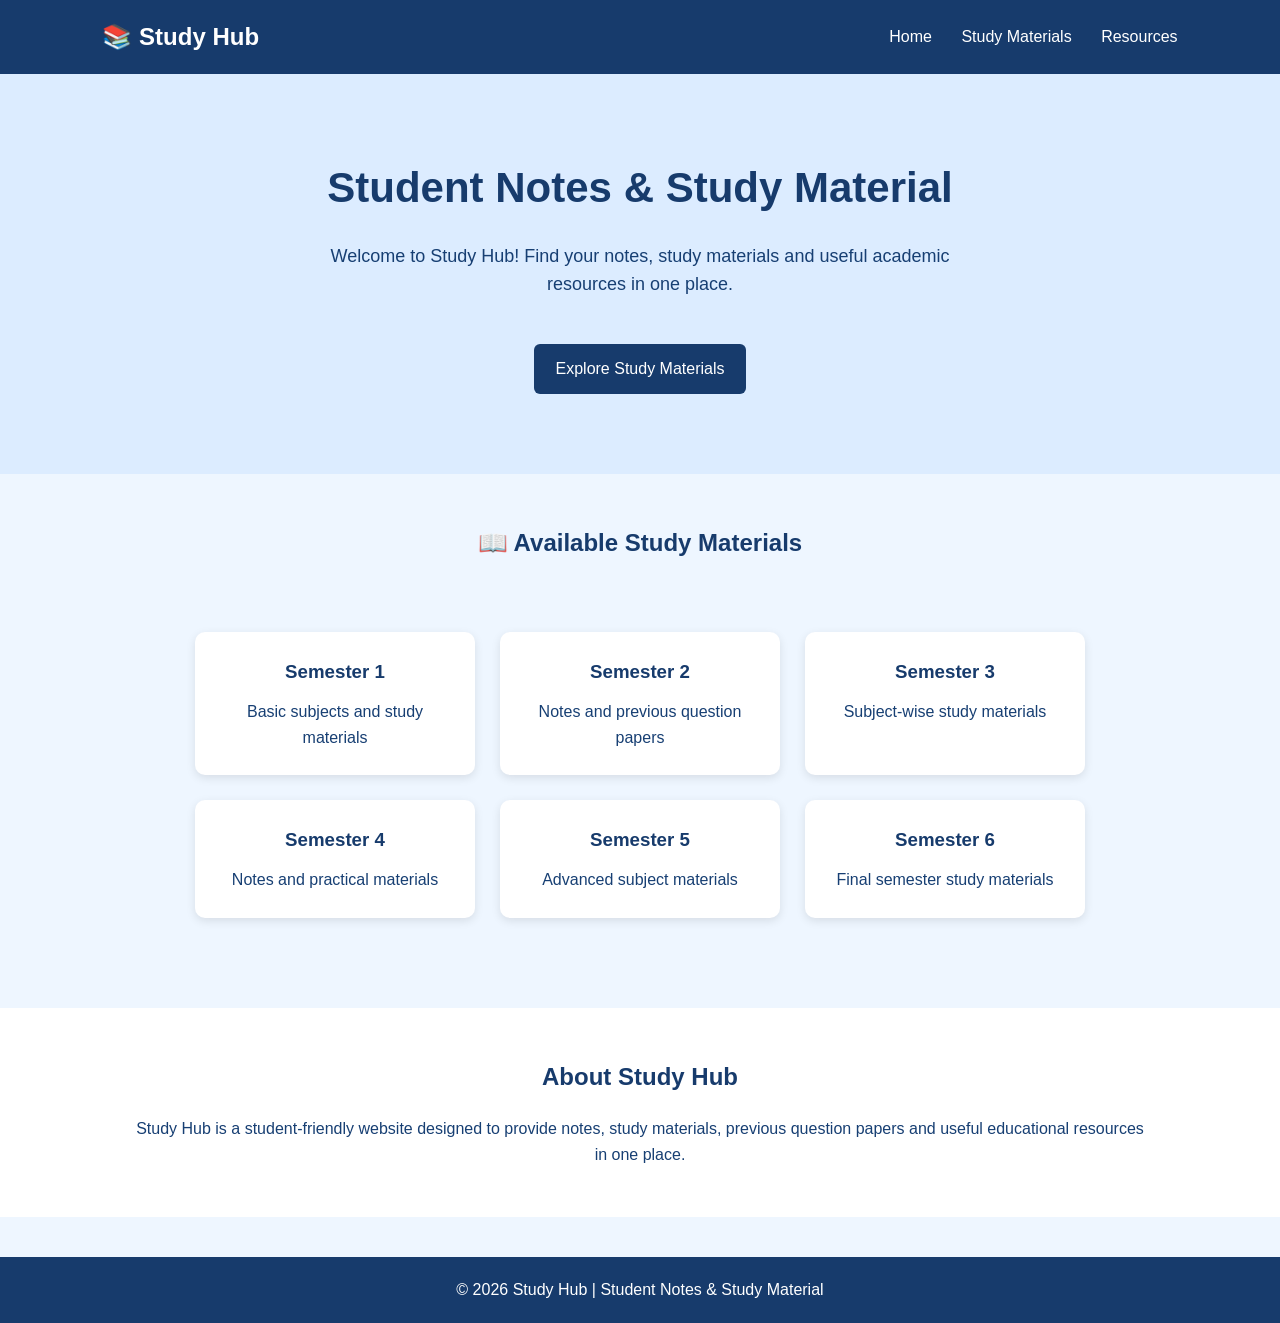
<file: index.html>
<!DOCTYPE html>
<html>
<head>
    <title>Study Hub - Student Notes</title>
    <link rel="stylesheet" href="style.css">
</head>

<body>

    <!-- Navigation Bar -->
    <nav>
        <div class="logo">📚 Study Hub</div>

        <div class="nav-links">
            <a href="index.html">Home</a>
            <a href="notes.html">Study Materials</a>
            <a href="resources.html">Resources</a>
        </div>
    </nav>

    <!-- Home Section -->
    <section class="hero">

        <h1>Student Notes & Study Material</h1>

        <p>
            Welcome to Study Hub! Find your notes,
            study materials and useful academic resources
            in one place.
        </p>

        <a href="notes.html" class="button">
            Explore Study Materials
        </a>

    </section>

    <!-- Semester Section -->
    <section class="section">

        <h2>📖 Available Study Materials</h2>

        <div class="cards">

            <div class="card">
                <h3>Semester 1</h3>
                <p>Basic subjects and study materials</p>
            </div>

            <div class="card">
                <h3>Semester 2</h3>
                <p>Notes and previous question papers</p>
            </div>

            <div class="card">
                <h3>Semester 3</h3>
                <p>Subject-wise study materials</p>
            </div>

            <div class="card">
                <h3>Semester 4</h3>
                <p>Notes and practical materials</p>
            </div>

            <div class="card">
                <h3>Semester 5</h3>
                <p>Advanced subject materials</p>
            </div>

            <div class="card">
                <h3>Semester 6</h3>
                <p>Final semester study materials</p>
            </div>

        </div>

    </section>

    <!-- About -->
    <section class="about">

        <h2>About Study Hub</h2>

        <p>
            Study Hub is a student-friendly website designed
            to provide notes, study materials, previous question
            papers and useful educational resources in one place.
        </p>

    </section>

    <!-- Footer -->
    <footer>
        <p>© 2026 Study Hub | Student Notes & Study Material</p>
    </footer>

</body>
</html>
</file>
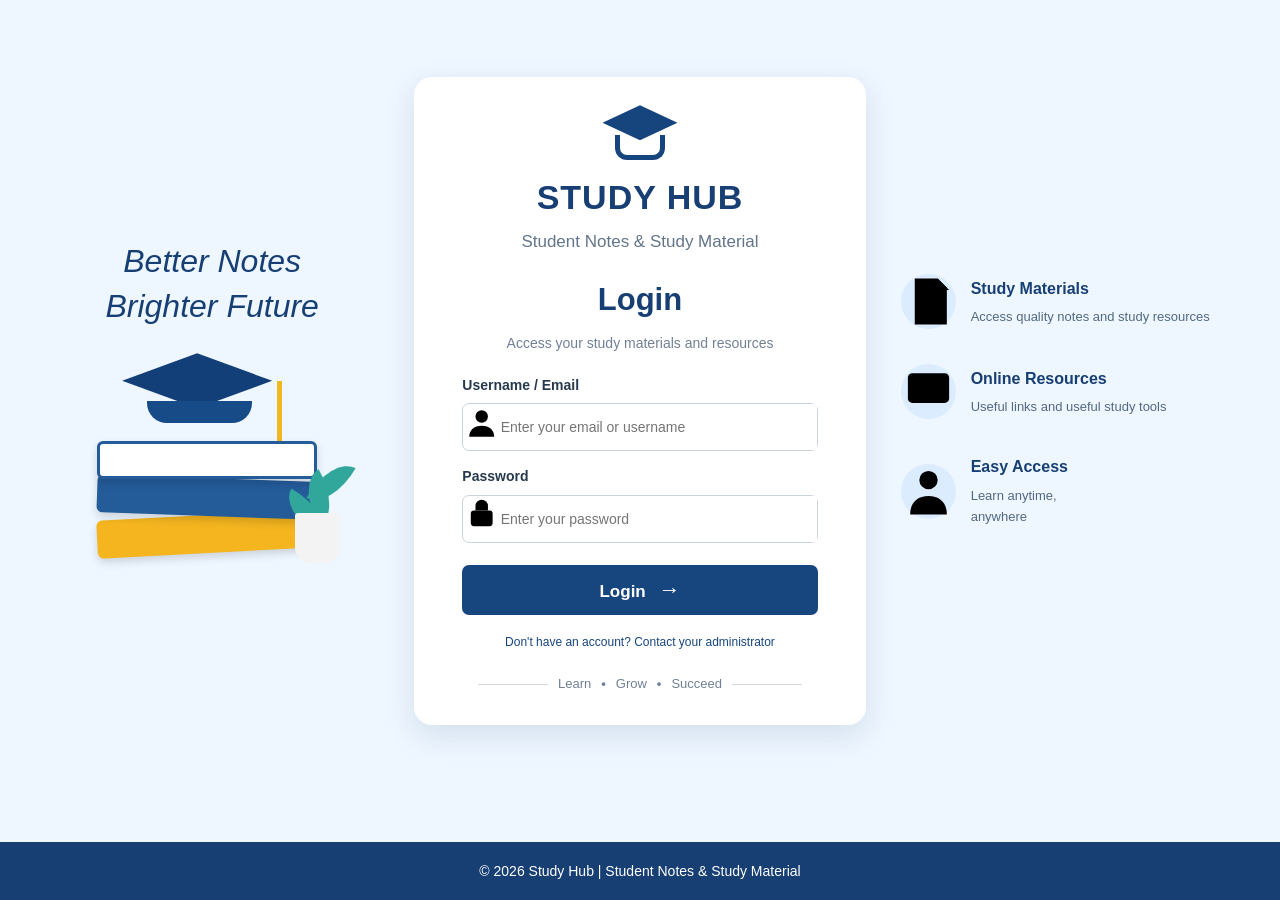
<file: alogin.html>
<!DOCTYPE html>
<html lang="en">

<head>
    <meta charset="UTF-8">
    <meta name="viewport" content="width=device-width, initial-scale=1.0">

    <title>Study Hub - Login</title>

    <link rel="stylesheet" href="style.css">
</head>

<body class="login-page">

    <main class="login-wrapper">

        <!-- LEFT SIDE -->
        <section class="login-left">

            <div class="tagline">
                Better Notes<br>
                Brighter Future
            </div>

            <!-- Books Illustration -->
            <div class="book-illustration">

                <div class="graduation-cap">
                    <div class="cap-top"></div>
                    <div class="cap-base"></div>
                    <div class="tassel"></div>
                </div>

                <div class="book book-1"></div>
                <div class="book book-2"></div>
                <div class="book book-3"></div>

                <div class="plant">
                    <div class="leaf leaf-1"></div>
                    <div class="leaf leaf-2"></div>
                    <div class="leaf leaf-3"></div>
                    <div class="pot"></div>
                </div>

            </div>

        </section>


        <!-- CENTER LOGIN CARD -->
        <section class="login-card">

            <!-- Study Hub Logo -->
            <div class="study-logo">

                <div class="logo-cap">
                    <div class="logo-cap-top"></div>
                    <div class="logo-book"></div>
                </div>

            </div>

            <h1>STUDY HUB</h1>

            <p class="subtitle">
                Student Notes &amp; Study Material
            </p>


            <h2>Login</h2>

            <p class="login-description">
                Access your study materials and resources
            </p>


            <form onsubmit="loginUser(event)">

                <!-- EMAIL -->
                <label for="username">
                    Username / Email
                </label>

                <div class="input-container">

                    <span class="input-icon">

                        <svg viewBox="0 0 24 24">
                            <circle cx="12" cy="8" r="4"></circle>
                            <path d="M4 21c0-4 3-7 8-7s8 3 8 7"></path>
                        </svg>

                    </span>

                    <input
                        type="text"
                        id="username"
                        placeholder="Enter your email or username"
                        required
                    >

                </div>


                <!-- PASSWORD -->
                <label for="password">
                    Password
                </label>

                <div class="input-container">

                    <span class="input-icon">

                        <svg viewBox="0 0 24 24">
                            <rect x="5" y="10" width="14" height="10" rx="2"></rect>
                            <path d="M8 10V7a4 4 0 0 1 8 0v3"></path>
                        </svg>

                    </span>

                    <input
                        type="password"
                        id="password"
                        placeholder="Enter your password"
                        required
                    >

                </div>


                <!-- LOGIN BUTTON -->
                <button type="submit" class="login-button">

                    <span>Login</span>

                    <span class="arrow">→</span>

                </button>

            </form>


            <p class="contact-text">
                Don't have an account?
                Contact your administrator
            </p>


            <div class="bottom-text">

                <span></span>

                Learn
                <b>•</b>
                Grow
                <b>•</b>
                Succeed

                <span></span>

            </div>

        </section>


        <!-- RIGHT SIDE -->
        <section class="login-right">


            <!-- Study Materials -->
            <div class="feature">

                <div class="feature-icon">

                    <svg viewBox="0 0 24 24">
                        <path d="M6 2h10l4 4v16H6z"></path>
                        <path d="M16 2v5h5"></path>
                        <path d="M9 12h6"></path>
                        <path d="M9 16h6"></path>
                    </svg>

                </div>

                <div class="feature-content">

                    <h3>Study Materials</h3>

                    <p>
                        Access quality notes and
                        study resources
                    </p>

                </div>

            </div>


            <!-- Online Resources -->
            <div class="feature">

                <div class="feature-icon">

                    <svg viewBox="0 0 24 24">
                        <rect x="3" y="4" width="18" height="13" rx="2"></rect>
                        <path d="M7 21h10"></path>
                        <path d="M9 17v4"></path>
                        <path d="M15 17v4"></path>
                    </svg>

                </div>

                <div class="feature-content">

                    <h3>Online Resources</h3>

                    <p>
                        Useful links and useful
                        study tools
                    </p>

                </div>

            </div>


            <!-- Easy Access -->
            <div class="feature">

                <div class="feature-icon">

                    <svg viewBox="0 0 24 24">
                        <circle cx="12" cy="7" r="4"></circle>
                        <path d="M4 22c0-5 3-8 8-8s8 3 8 8"></path>
                    </svg>

                </div>

                <div class="feature-content">

                    <h3>Easy Access</h3>

                    <p>
                        Learn anytime,<br>
                        anywhere
                    </p>

                </div>

            </div>


        </section>

    </main>


    <!-- FOOTER -->
    <footer class="login-footer">

        © 2026 Study Hub |
        Student Notes &amp; Study Material

    </footer>


    <script src="script.js"></script>

</body>

</html>
</file>
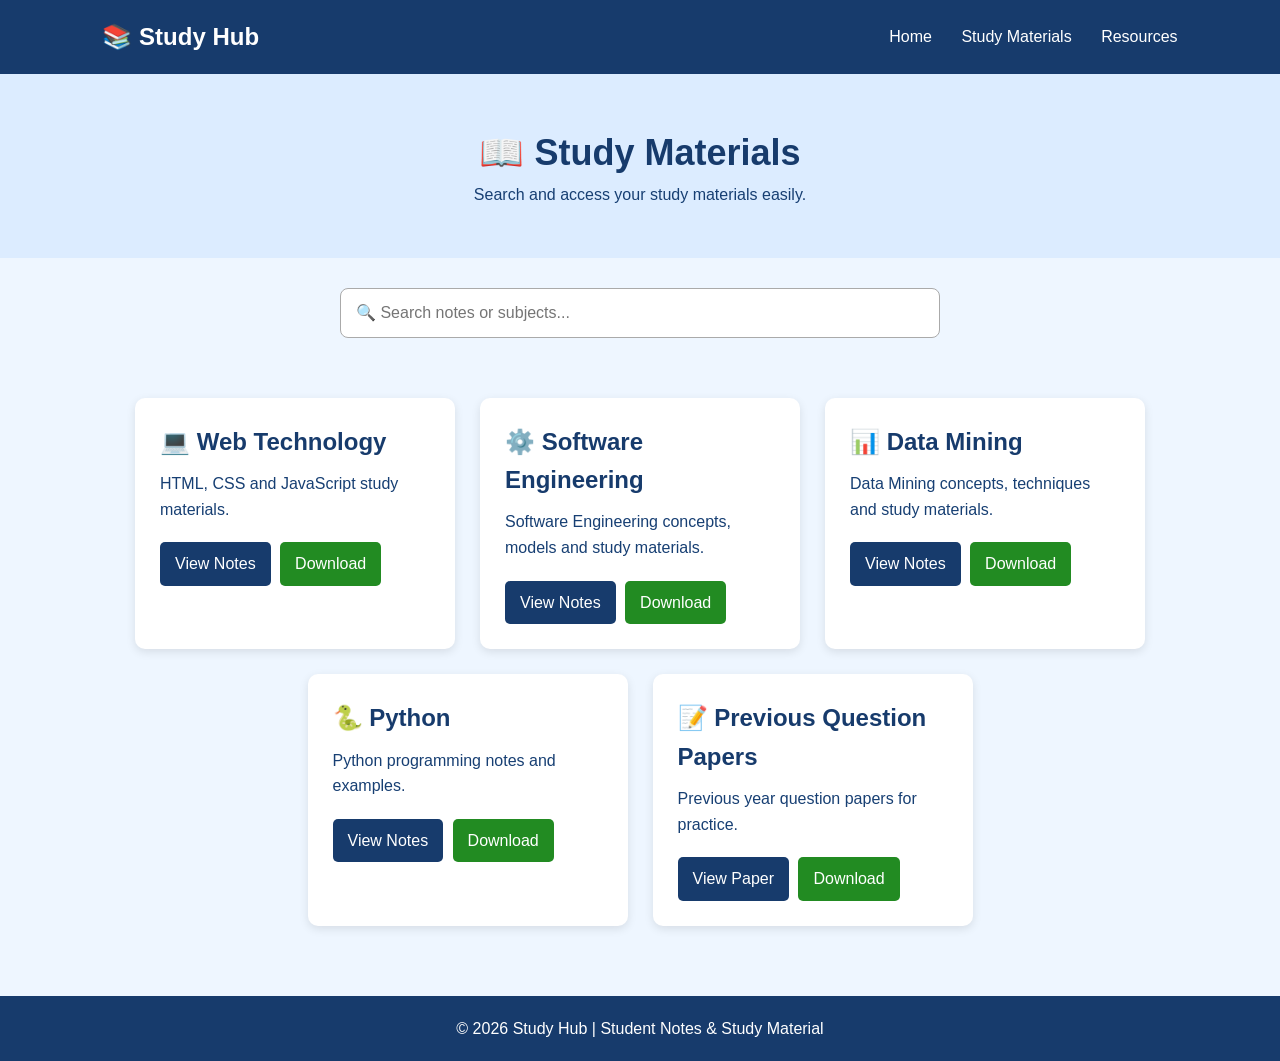
<file: notes.html>
<!DOCTYPE html>
<html>
<head>
    <title>Study Materials - Study Hub</title>
    <link rel="stylesheet" href="style.css">
</head>

<body>

    <nav>
        <div class="logo">📚 Study Hub</div>

        <div class="nav-links">
            <a href="index.html">Home</a>
            <a href="notes.html">Study Materials</a>
            <a href="resources.html">Resources</a>
        </div>
    </nav>

    <section class="page-header">
        <h1>📖 Study Materials</h1>
        <p>Search and access your study materials easily.</p>
    </section>

    <section class="search-section">
        <input
            type="text"
            id="searchBox"
            placeholder="🔍 Search notes or subjects..."
            onkeyup="searchNotes()"
        >
    </section>

    <section class="materials">

        <!-- Web Technology -->
        <div class="material-card">
            <h2>💻 Web Technology</h2>
            <p>HTML, CSS and JavaScript study materials.</p>

            <a href="C:\Users\archa\OneDrive\Pictures\study hub\t materials\webtechnology.pdf"
               target="_blank"
               class="view-button">
               View Notes
            </a>

            <a href="materials/webtechnology.pdf"
               download
               class="download-button">
               Download
            </a>
        </div>

        <!-- Software Engineering -->
        <div class="material-card">
            <h2>⚙️ Software Engineering</h2>
            <p>Software Engineering concepts, models and study materials.</p>

            <a href="materials/softwareengineering.pdf"
               target="_blank"
               class="view-button">
               View Notes
            </a>

            <a href="materials/softwareengineering.pdf"
               download
               class="download-button">
               Download
            </a>
        </div>

        <!-- Data Mining -->
        <div class="material-card">
            <h2>📊 Data Mining</h2>
            <p>Data Mining concepts, techniques and study materials.</p>

            <a href="materials/datamining.pdf"
               target="_blank"
               class="view-button">
               View Notes
            </a>

            <a href="materials/datamining.pdf"
               download
               class="download-button">
               Download
            </a>
        </div>

        <!-- Python -->
        <div class="material-card">
            <h2>🐍 Python</h2>
            <p>Python programming notes and examples.</p>

            <a href="materials/python.pdf"
               target="_blank"
               class="view-button">
               View Notes
            </a>

            <a href="materials/python.pdf"
               download
               class="download-button">
               Download
            </a>
        </div>

        <!-- Previous Question Papers -->
        <div class="material-card">
            <h2>📝 Previous Question Papers</h2>
            <p>Previous year question papers for practice.</p>

            <a href="materials/questionpaper.pdf"
               target="_blank"
               class="view-button">
               View Paper
            </a>

            <a href="materials/questionpaper.pdf"
               download
               class="download-button">
               Download
            </a>
        </div>

    </section>

    <footer>
        <p>© 2026 Study Hub | Student Notes & Study Material</p>
    </footer>

    <script src="script.js"></script>

</body>
</html>
</file>
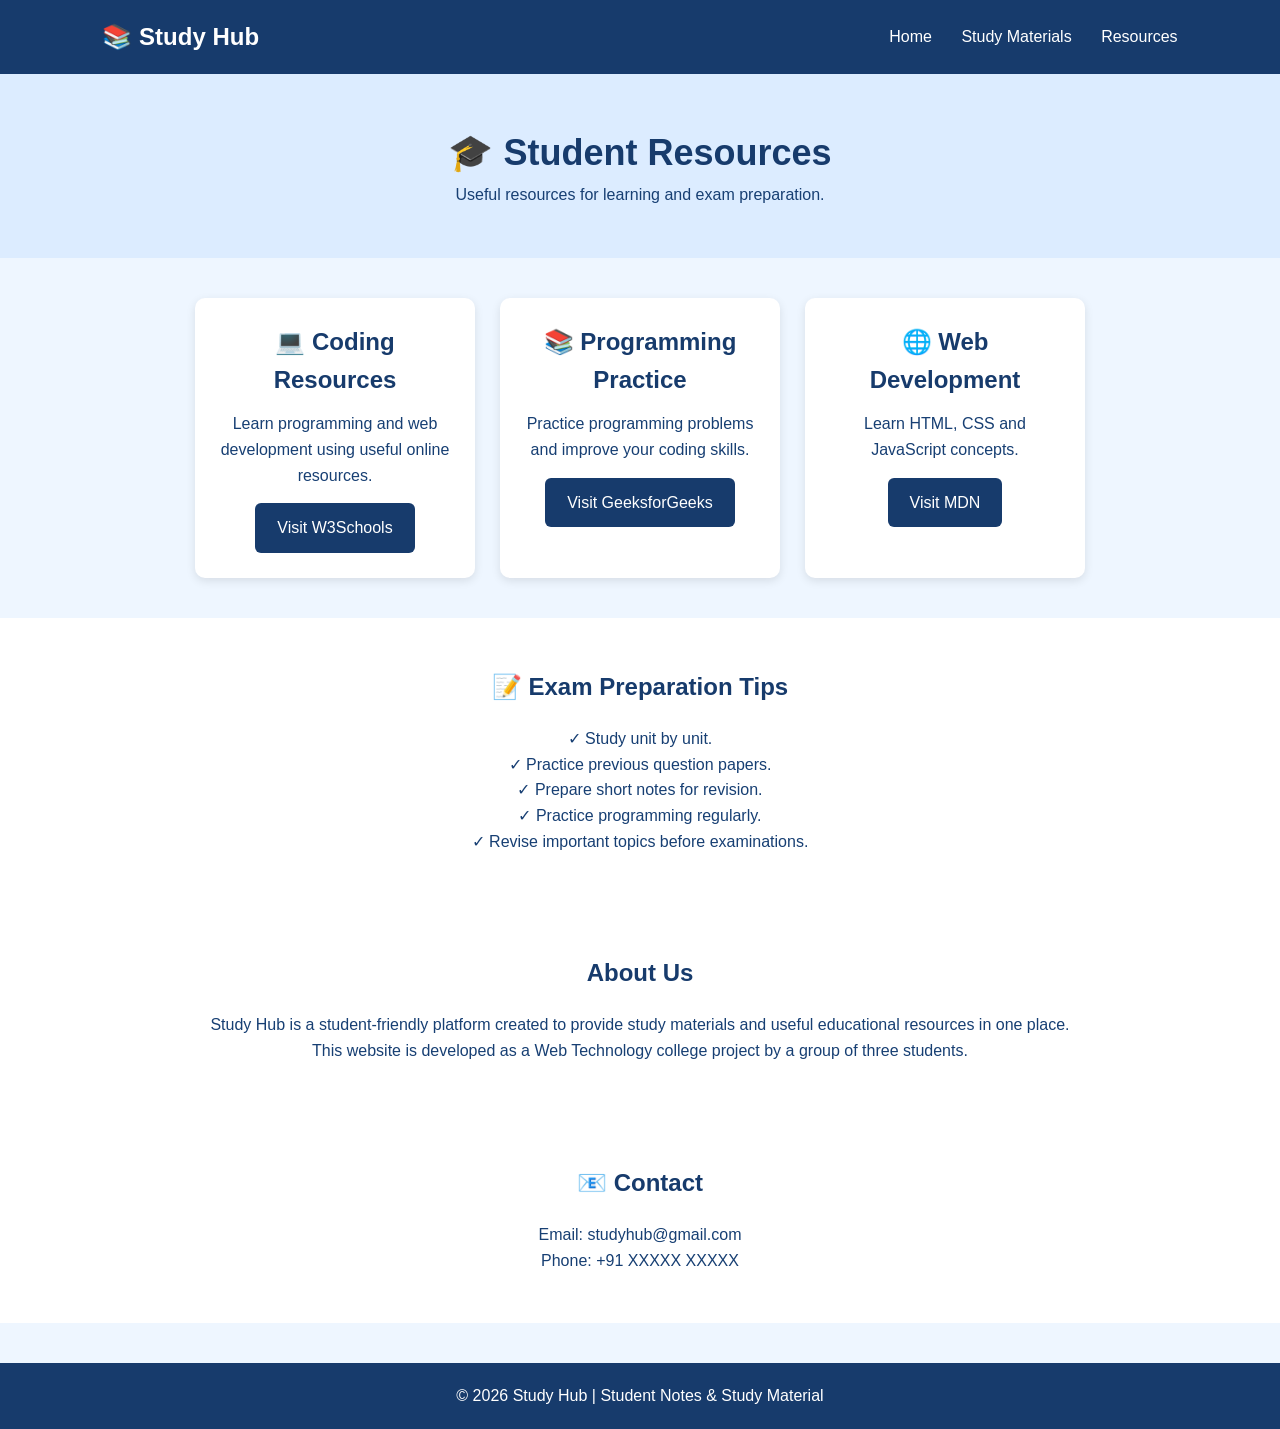
<file: resources.html>
<!DOCTYPE html>
<html>

<head>

    <title>Resources - Study Hub</title>

    <link rel="stylesheet" href="style.css">

</head>


<body>


    <!-- Navigation -->

    <nav>

        <div class="logo">📚 Study Hub</div>

        <div class="nav-links">

            <a href="index.html">Home</a>

            <a href="notes.html">Study Materials</a>

            <a href="resources.html">Resources</a>

        </div>

    </nav>


    <!-- Header -->

    <section class="page-header">

        <h1>🎓 Student Resources</h1>

        <p>
            Useful resources for learning and exam preparation.
        </p>

    </section>


    <!-- Resources -->

    <section class="cards">


        <div class="card">

            <h2>💻 Coding Resources</h2>

            <p>
                Learn programming and web development
                using useful online resources.
            </p>

            <a href="https://www.w3schools.com/"
               target="_blank"
               class="button">
               Visit W3Schools
            </a>

        </div>


        <div class="card">

            <h2>📚 Programming Practice</h2>

            <p>
                Practice programming problems and improve
                your coding skills.
            </p>

            <a href="https://www.geeksforgeeks.org/"
               target="_blank"
               class="button">
               Visit GeeksforGeeks
            </a>

        </div>


        <div class="card">

            <h2>🌐 Web Development</h2>

            <p>
                Learn HTML, CSS and JavaScript concepts.
            </p>

            <a href="https://developer.mozilla.org/"
               target="_blank"
               class="button">
               Visit MDN
            </a>

        </div>


    </section>


    <!-- Exam Tips -->

    <section class="about">

        <h2>📝 Exam Preparation Tips</h2>

        <p>✓ Study unit by unit.</p>

        <p>✓ Practice previous question papers.</p>

        <p>✓ Prepare short notes for revision.</p>

        <p>✓ Practice programming regularly.</p>

        <p>✓ Revise important topics before examinations.</p>

    </section>


    <!-- About -->

    <section class="about">

        <h2>About Us</h2>

        <p>
            Study Hub is a student-friendly platform created
            to provide study materials and useful educational
            resources in one place.
        </p>

        <p>
            This website is developed as a Web Technology
            college project by a group of three students.
        </p>

    </section>


    <!-- Contact -->

    <section class="about">

        <h2>📧 Contact</h2>

        <p>Email: studyhub@gmail.com</p>

        <p>Phone: +91 XXXXX XXXXX</p>

    </section>


    <footer>

        <p>
            © 2026 Study Hub | Student Notes & Study Material
        </p>

    </footer>


</body>

</html>
</file>
<file: style.css>
/* General */

* {
    margin: 0;
    padding: 0;
    box-sizing: border-box;
}


body {
    font-family: Arial, sans-serif;
    background-color: #f4f7fb;
    color: #222;
    line-height: 1.6;
}


/* Navigation */

nav {
    background-color: #173b6c;
    color: white;
    padding: 18px 8%;
    display: flex;
    justify-content: space-between;
    align-items: center;
}


.logo {
    font-size: 24px;
    font-weight: bold;
}


.nav-links a {
    color: white;
    text-decoration: none;
    margin-left: 25px;
    font-size: 16px;
}


.nav-links a:hover {
    text-decoration: underline;
}


/* Home Hero */

.hero {
    text-align: center;
    padding: 80px 20px;
    background-color: #dcecff;
}


.hero h1 {
    font-size: 42px;
    color: #173b6c;
    margin-bottom: 20px;
}


.hero p {
    font-size: 18px;
    max-width: 700px;
    margin: auto;
    margin-bottom: 30px;
}


/* Buttons */

.button {
    display: inline-block;
    background-color: #173b6c;
    color: white;
    text-decoration: none;
    padding: 12px 22px;
    border-radius: 6px;
    margin-top: 15px;
}


.button:hover {
    background-color: #0d274a;
}


/* Sections */

.section {
    padding: 50px 8%;
    text-align: center;
}


.section h2 {
    margin-bottom: 30px;
    color: #173b6c;
}


.cards {
    display: flex;
    flex-wrap: wrap;
    justify-content: center;
    gap: 25px;
    padding: 40px 8%;
}


.card {
    background-color: white;
    width: 280px;
    padding: 25px;
    border-radius: 10px;
    box-shadow: 0 3px 10px rgba(0,0,0,0.1);
    text-align: center;
}


.card h2,
.card h3 {
    color: #173b6c;
    margin-bottom: 12px;
}


/* About */

.about {
    background-color: white;
    padding: 50px 10%;
    text-align: center;
}


.about h2 {
    color: #173b6c;
    margin-bottom: 20px;
}


/* Page Header */

.page-header {
    text-align: center;
    padding: 50px 20px;
    background-color: #dcecff;
}


.page-header h1 {
    color: #173b6c;
    font-size: 36px;
}


/* Search */

.search-section {
    text-align: center;
    padding: 30px;
}


#searchBox {
    width: 70%;
    max-width: 600px;
    padding: 15px;
    border: 1px solid #aaa;
    border-radius: 8px;
    font-size: 16px;
}


/* Materials */

.materials {
    display: flex;
    flex-wrap: wrap;
    justify-content: center;
    gap: 25px;
    padding: 30px 8%;
}


.material-card {
    background-color: white;
    width: 320px;
    padding: 25px;
    border-radius: 10px;
    box-shadow: 0 3px 10px rgba(0,0,0,0.1);
}


.material-card h2 {
    color: #173b6c;
    margin-bottom: 10px;
}


.material-card p {
    margin-bottom: 20px;
}


/* View Button */

.view-button {
    display: inline-block;
    background-color: #173b6c;
    color: white;
    text-decoration: none;
    padding: 9px 15px;
    border-radius: 5px;
    margin-right: 5px;
}


/* Download Button */

.download-button {
    display: inline-block;
    background-color: #228b22;
    color: white;
    text-decoration: none;
    padding: 9px 15px;
    border-radius: 5px;
}


/* Footer */

footer {
    background-color: #173b6c;
    color: white;
    text-align: center;
    padding: 20px;
    margin-top: 40px;
}


/* Mobile Responsive */

@media (max-width: 700px) {

    nav {
        flex-direction: column;
        gap: 15px;
    }

    .nav-links a {
        margin: 5px;
    }

    .hero h1 {
        font-size: 30px;
    }

    #searchBox {
        width: 90%;
    }

    .card,
    .material-card {
        width: 90%;
    }

}
* {
    margin: 0;
    padding: 0;
    box-sizing: border-box;
}

body {
    font-family: Arial, sans-serif;
    background: #eef6ff;
    color: #173f73;
}


/* MAIN PAGE */

.login-page {
    min-height: 100vh;
    display: flex;
    flex-direction: column;
}


/* MAIN CONTENT */

.login-wrapper {
    flex: 1;

    width: 100%;
    max-width: 1450px;

    margin: auto;

    padding: 35px 45px;

    display: grid;

    grid-template-columns: 1fr 1.35fr 1fr;

    gap: 35px;

    align-items: center;
}


/* LEFT SIDE */

.login-left {
    text-align: center;
}

.tagline {
    font-size: 32px;
    font-style: italic;
    font-weight: 500;

    line-height: 1.4;

    margin-bottom: 25px;
}


/* SIMPLE BOOK IMAGE */

.book-illustration {
    width: 270px;
    height: 210px;

    margin: auto;

    position: relative;
}


/* Books */

.book {
    position: absolute;

    width: 220px;
    height: 38px;

    left: 20px;

    border-radius: 6px;

    box-shadow: 0 4px 8px rgba(0,0,0,0.15);
}

.book-1 {
    bottom: 10px;
    background: #f4b51f;
    transform: rotate(-3deg);
}

.book-2 {
    bottom: 47px;
    background: #245b99;
    transform: rotate(2deg);
}

.book-3 {
    bottom: 84px;
    background: white;
    border: 3px solid #245b99;
}


/* Graduation cap */

.graduation-cap {
    position: absolute;

    top: 0;
    left: 45px;

    width: 160px;
    height: 90px;
}

.cap-top {
    width: 150px;
    height: 55px;

    background: #123f78;

    clip-path: polygon(
        50% 0,
        100% 50%,
        50% 100%,
        0 50%
    );
}

.cap-base {
    position: absolute;

    top: 48px;
    left: 25px;

    width: 105px;
    height: 22px;

    background: #164b88;

    border-radius: 0 0 20px 20px;
}

.tassel {
    position: absolute;

    top: 28px;
    right: 0;

    width: 5px;
    height: 60px;

    background: #f2b820;
}


/* Plant */

.plant {
    position: absolute;

    right: 0;
    bottom: 0;

    width: 60px;
    height: 125px;
}

.pot {
    position: absolute;

    bottom: 0;
    left: 8px;

    width: 45px;
    height: 50px;

    background: #f3f3f3;

    border-radius: 3px 3px 15px 15px;
}

.leaf {
    position: absolute;

    width: 28px;
    height: 50px;

    background: #31a69b;

    border-radius: 100% 0 100% 0;
}

.leaf-1 {
    top: 35px;
    left: 18px;
    transform: rotate(-30deg);
}

.leaf-2 {
    top: 20px;
    left: 30px;
    transform: rotate(30deg);
}

.leaf-3 {
    top: 50px;
    left: 5px;
    transform: rotate(-60deg);
}


/* CENTER CARD */

.login-card {
    width: 100%;
    max-width: 570px;

    margin: auto;

    background: white;

    border-radius: 18px;

    padding: 28px 48px 30px;

    text-align: center;

    box-shadow: 0 10px 30px rgba(25,65,110,0.12);
}


/* LOGO */

.study-logo {
    width: 75px;
    height: 65px;

    margin: auto;

    position: relative;
}

.logo-cap-top {
    width: 75px;
    height: 35px;

    background: #16457d;

    clip-path: polygon(
        50% 0,
        100% 50%,
        50% 100%,
        0 50%
    );
}

.logo-book {
    width: 50px;
    height: 25px;

    position: absolute;

    top: 30px;
    left: 13px;

    border: 5px solid #16457d;

    border-top: none;

    border-radius: 0 0 12px 12px;
}


/* HEADINGS */

.login-card h1 {
    font-size: 34px;

    letter-spacing: 1px;

    margin-bottom: 3px;
}

.subtitle {
    font-size: 17px;

    color: #63758a;

    margin-bottom: 20px;
}

.login-card h2 {
    font-size: 31px;

    margin-bottom: 7px;
}

.login-description {
    color: #718096;

    font-size: 14px;

    margin-bottom: 20px;
}


/* FORM */

.login-card form {
    text-align: left;
}

.login-card label {
    display: block;

    font-size: 14px;

    font-weight: bold;

    color: #27394e;

    margin-bottom: 7px;

    margin-top: 14px;
}


/* INPUT */

.input-container {
    width: 100%;
    height: 48px;

    border: 1px solid #cbd4df;

    border-radius: 7px;

    display: flex;

    align-items: center;

    background: white;
}

.input-container:focus-within {
    border-color: #173f73;
}

.input-icon {
    width: 42px;

    text-align: center;

    font-size: 19px;
}

.input-container input {
    width: 100%;
    height: 100%;

    border: none;
    outline: none;

    font-size: 14px;

    padding-right: 10px;
}


/* BUTTON */

.login-button {
    width: 100%;

    height: 50px;

    margin-top: 22px;

    background: #17457e;

    color: white;

    border: none;

    border-radius: 7px;

    font-size: 17px;

    font-weight: bold;

    cursor: pointer;
}

.login-button:hover {
    background: #0d315c;
}

.arrow {
    margin-left: 8px;
    font-size: 22px;
}


/* BOTTOM TEXT */

.contact-text {
    margin-top: 18px;

    font-size: 12px;

    color: #17457e;
}

.bottom-text {
    display: flex;

    justify-content: center;

    align-items: center;

    gap: 10px;

    margin-top: 22px;

    color: #718096;

    font-size: 13px;
}

.bottom-text span {
    width: 70px;
    height: 1px;

    background: #d4d9df;
}


/* RIGHT SIDE */

.login-right {
    display: flex;

    flex-direction: column;

    gap: 35px;
}

.feature {
    display: flex;

    align-items: center;

    gap: 15px;
}

.feature-icon {
    width: 55px;
    height: 55px;

    flex-shrink: 0;

    border-radius: 50%;

    background: #dcecff;

    display: flex;

    justify-content: center;

    align-items: center;

    font-size: 25px;
}

.feature-content h3 {
    font-size: 16px;

    margin-bottom: 6px;
}

.feature-content p {
    font-size: 13px;

    line-height: 1.6;

    color: #526981;
}


/* FOOTER */

.login-footer {
    height: 58px;

    background: #173f73;

    color: white;

    display: flex;

    align-items: center;

    justify-content: center;

    font-size: 14px;
}


/* TABLET */

@media (max-width: 1000px) {

    .login-wrapper {
        grid-template-columns: 0.8fr 1.5fr 0.8fr;

        gap: 15px;

        padding: 25px 20px;
    }

    .tagline {
        font-size: 23px;
    }

    .login-card {
        padding: 25px 30px;
    }

}


/* MOBILE */

@media (max-width: 750px) {

    .login-wrapper {
        display: block;

        padding: 20px;
    }

    .login-left,
    .login-right {
        display: none;
    }

    .login-card {
        max-width: 500px;
    }

}
</file>
